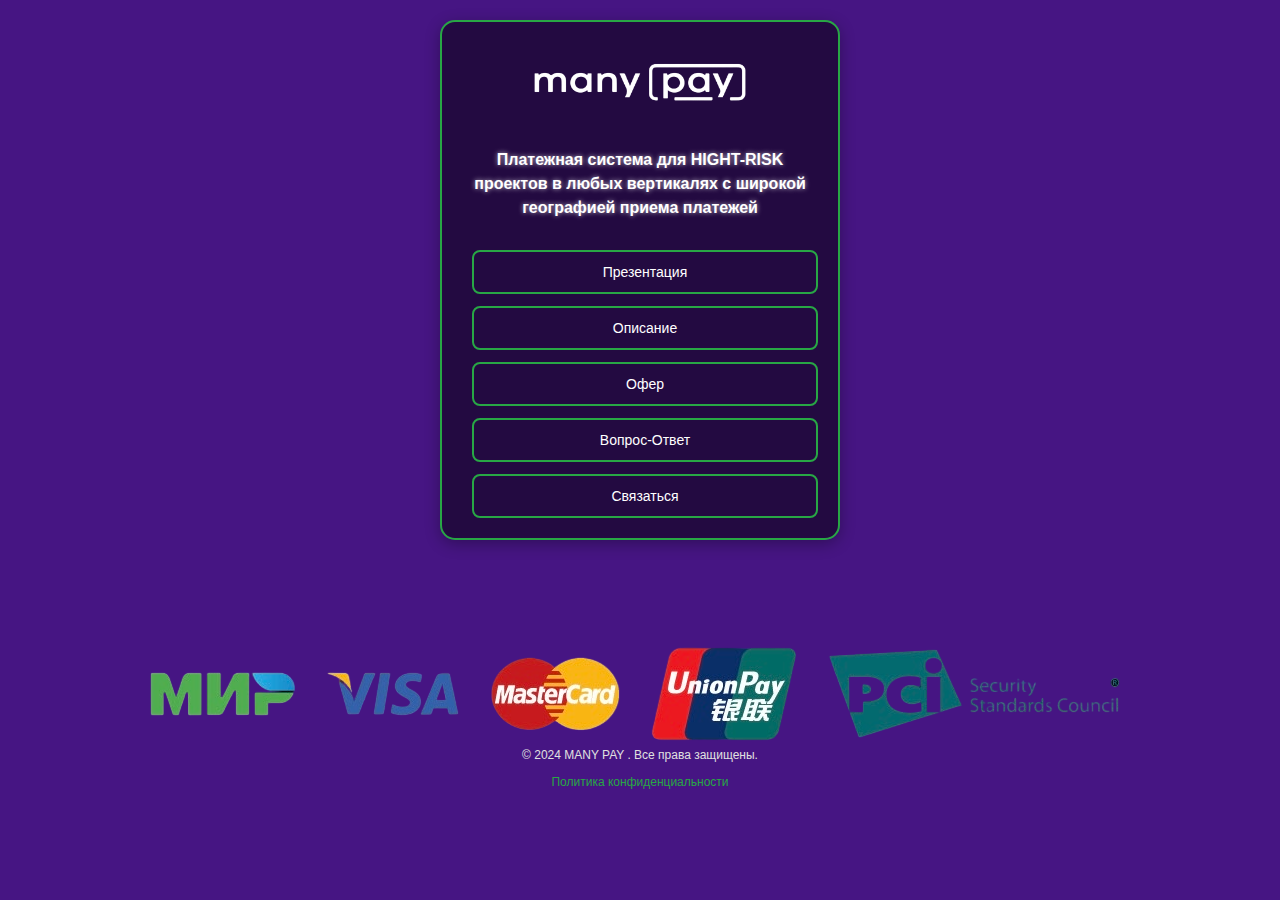
<file: index.html>
<!DOCTYPE html>
<html lang="ru">
<head>
    <meta charset="UTF-8">
    <meta name="viewport" content="width=device-width, initial-scale=1.0">
    <meta http-equiv="X-UA-Compatible" content="ie=edge">
    <title>Мини лендинг</title>
    <link rel="stylesheet" href="styles.css">
</head>
<body>
    <div class="container">
        <header class="fade-in">
            <img src="img/logo (2).png" alt="Логотип" class="logo">
            <h1>Платежная система для HIGHT-RISK проектов в любых вертикалях с широкой географией приема платежей</h1>
        </header>
        
        <nav>
            <a href="presentation.html" class="btn slide-in">Презентация</a>
            <a href="about.html" class="btn slide-in">Описание</a>
            <a href="offer.html" class="btn slide-in">Офер</a>
            <a href="faq.html" class="btn slide-in">Вопрос-Ответ</a>
            <a href="https://t.me/many_pay" class="btn contact-btn slide-in">Связаться</a>
        </nav>
    </div>

    <footer class="fade-in">
        <img src="img/pay (1).png" alt="" class="pay">
        <p>&copy; 2024 MANY PAY . Все права защищены.</p>
        <a href="https://yourdomain.com/privacy" class="footer-link">Политика конфиденциальности</a>
    </footer>

    <!-- <script src="script.js"></script> -->
</body>
</html>
</file>
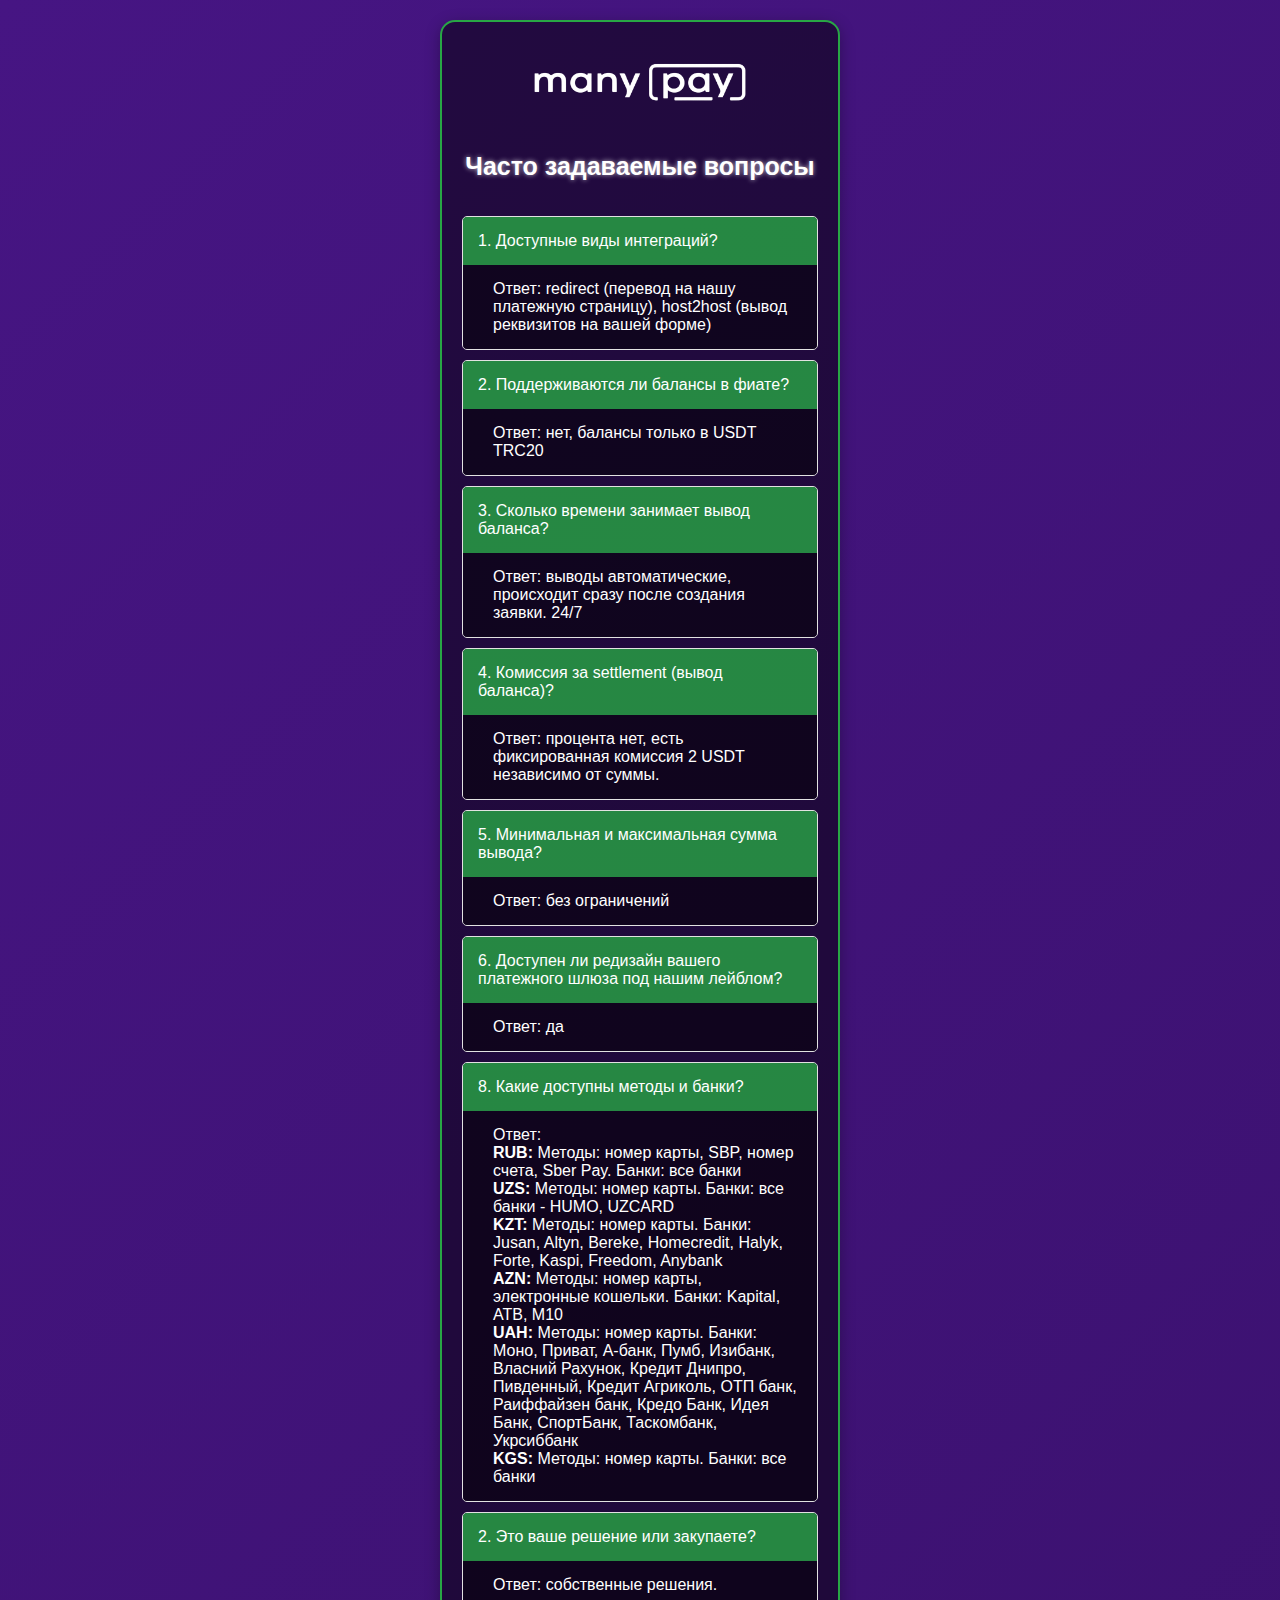
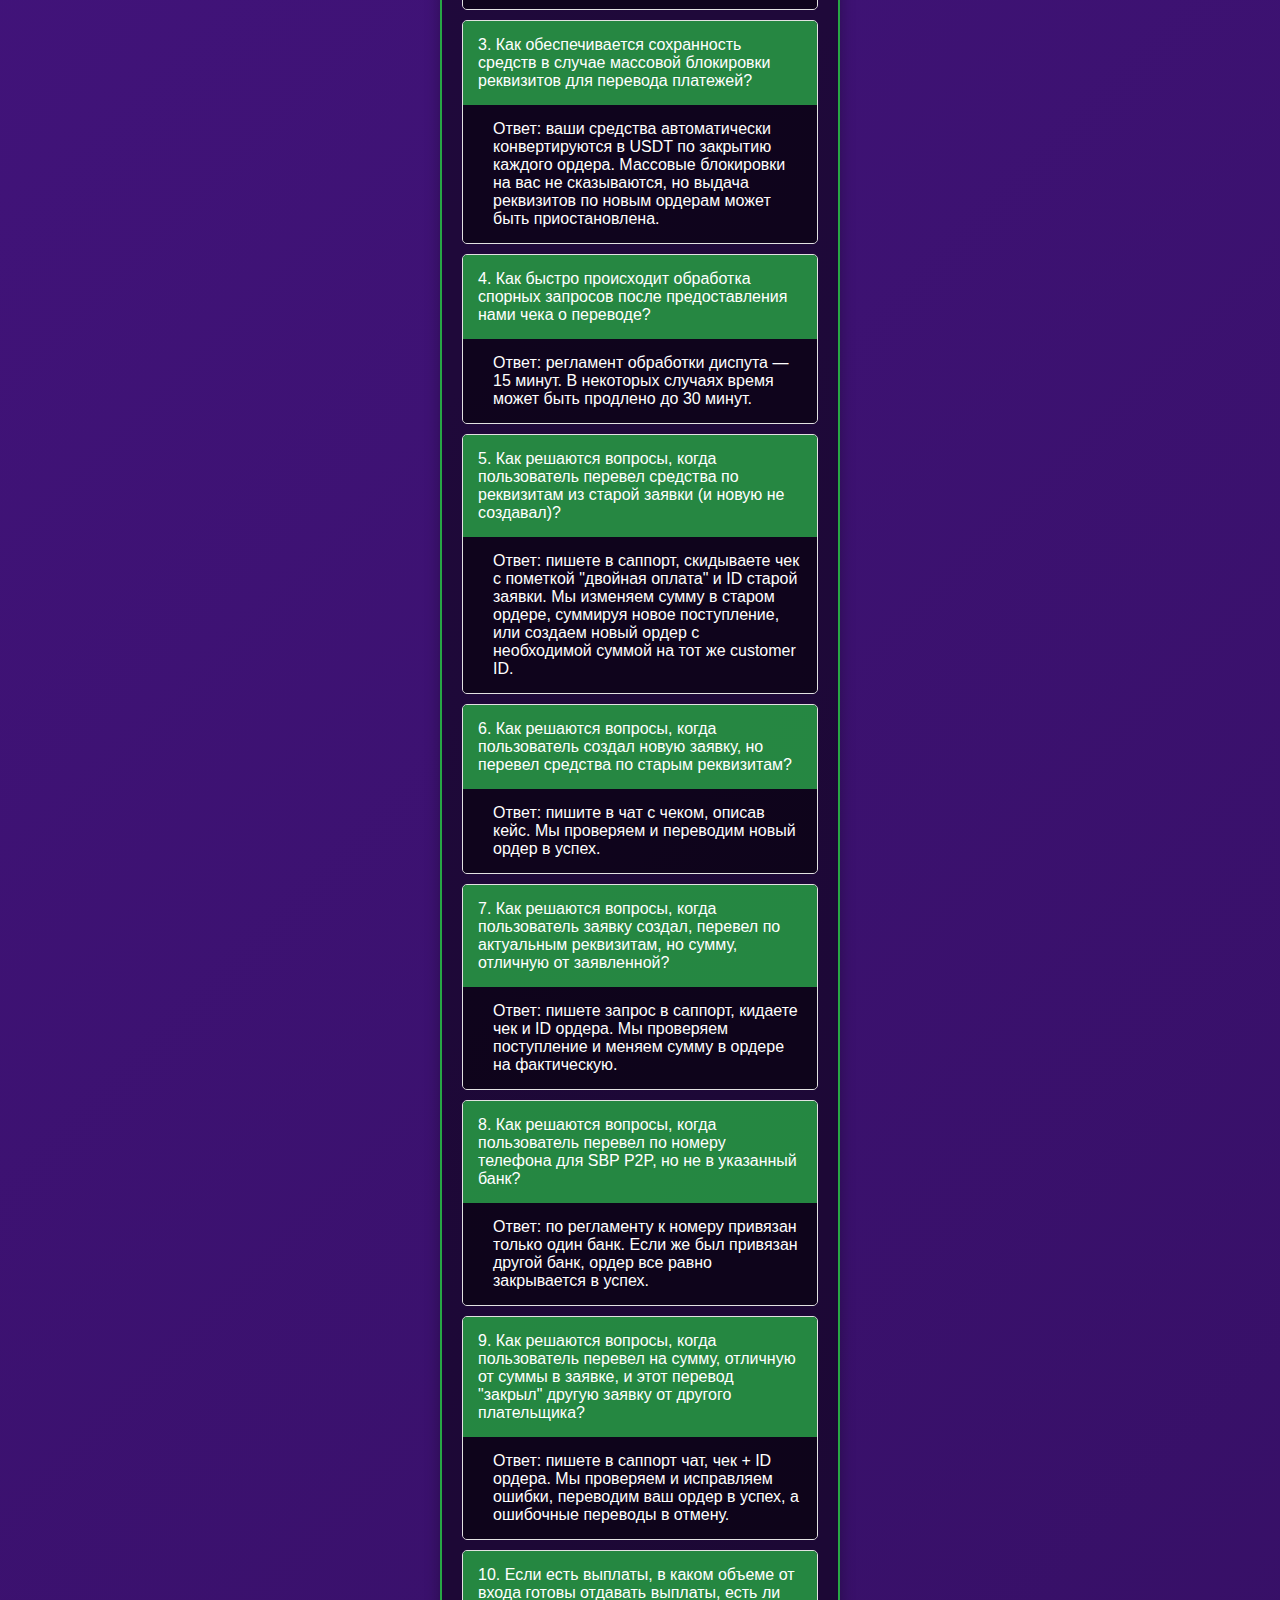
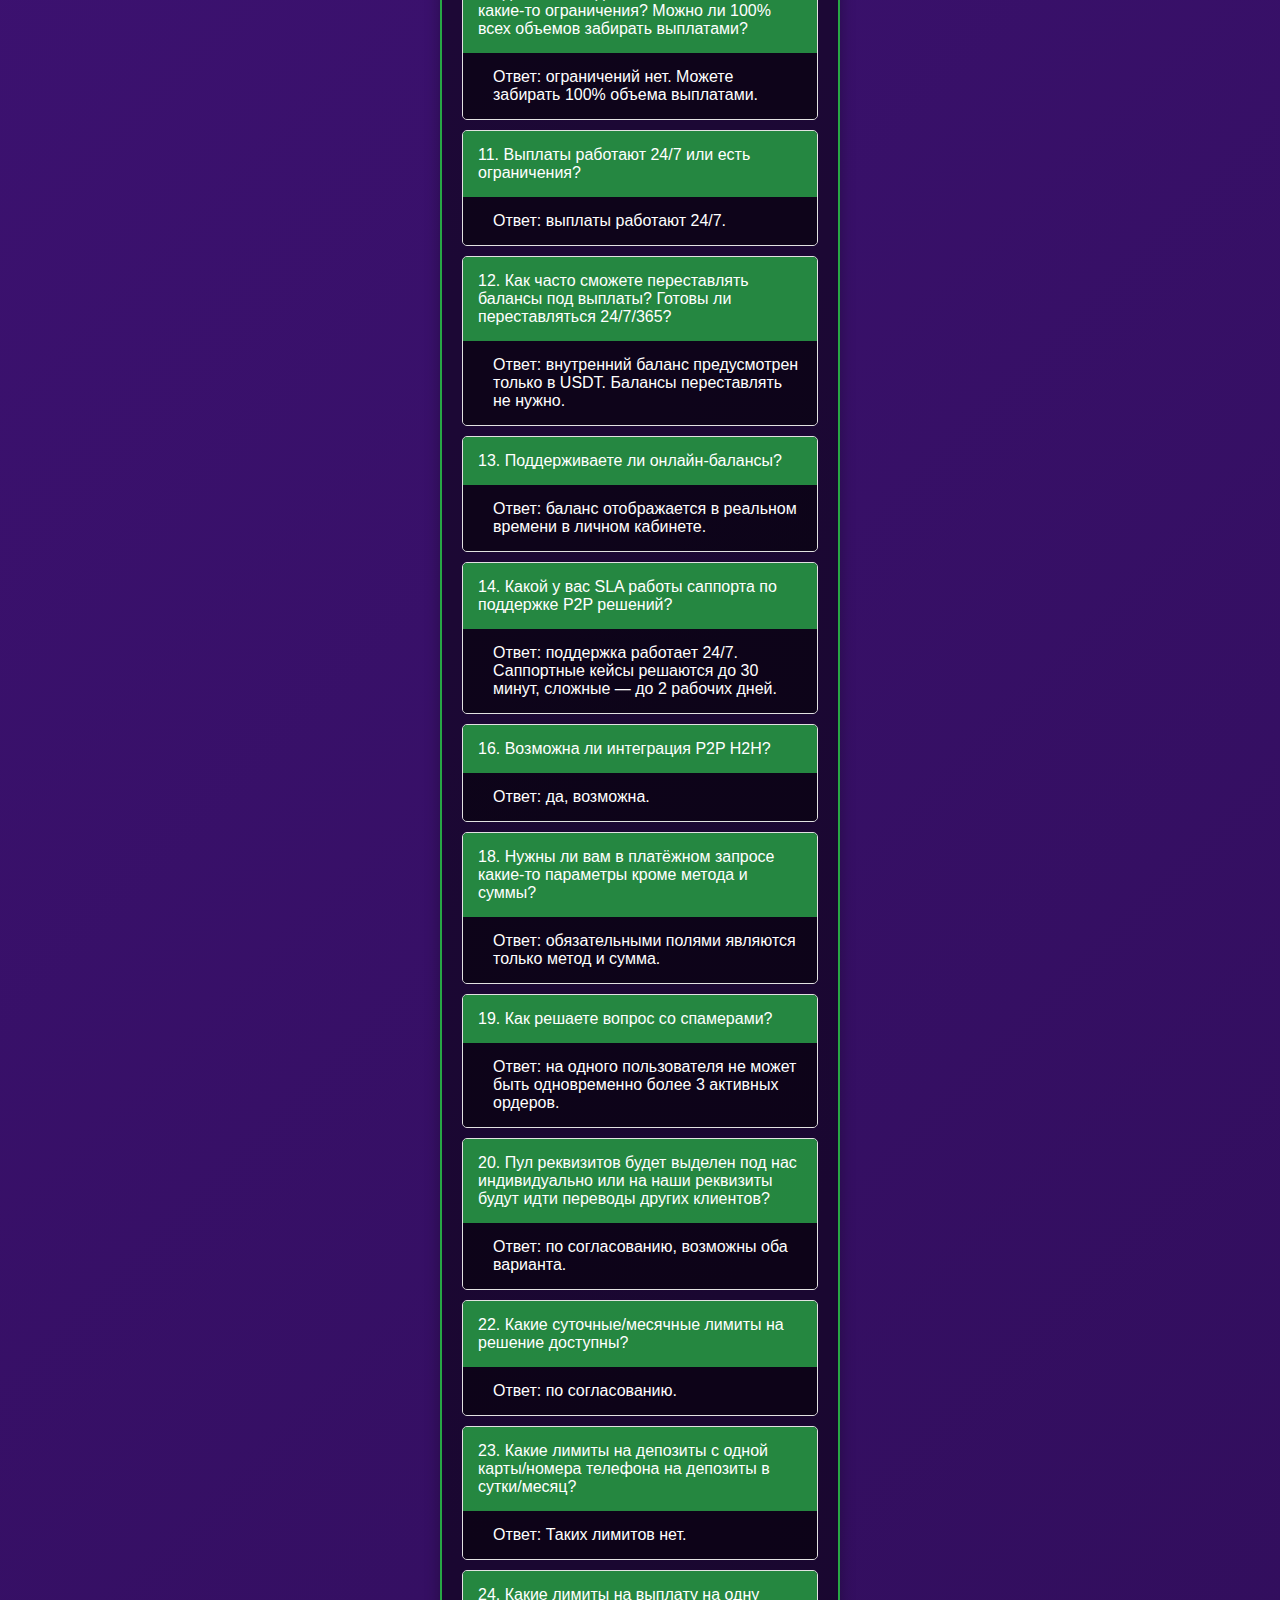
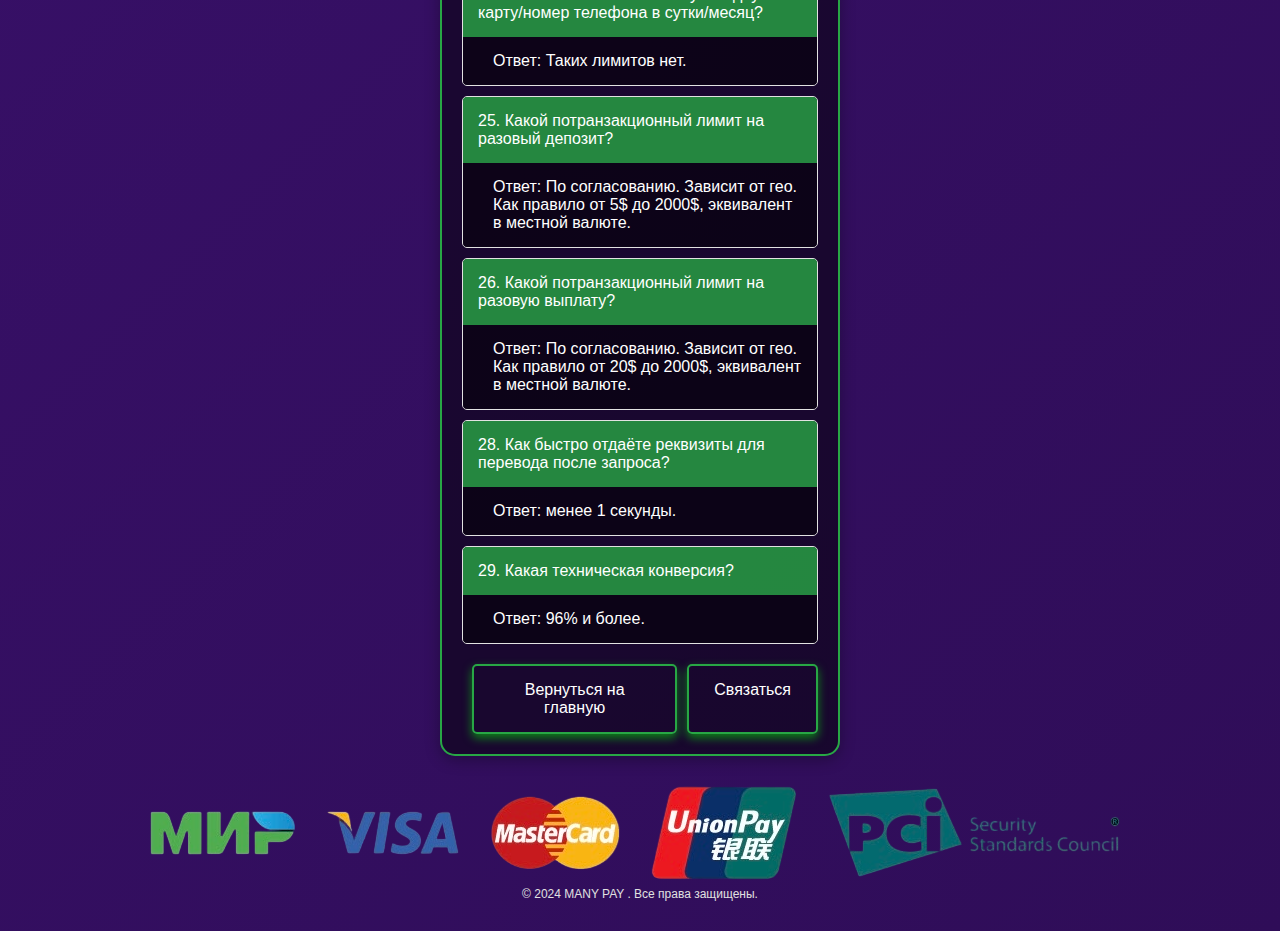
<file: faq.html>
<!DOCTYPE html>
<html lang="ru">
<head>
    <meta charset="UTF-8">
    <meta name="viewport" content="width=device-width, initial-scale=1.0">
    <title>FAQ</title>
    <link rel="stylesheet" href="faq.css">
</head>
<body>
    <div class="container">
        <header>
            <img src="img/logo (2).png" alt="Логотип" class="logo">

        </header>
        <h1 style="font-size: 25px;">Часто задаваемые вопросы</h1>

        <div class="faq-item">
            <div class="faq-question">1. Доступные виды интеграций?</div>
            <div class="faq-answer">Ответ: redirect (перевод на нашу платежную страницу), host2host (вывод реквизитов на вашей форме)</div>
        </div>
        <div class="faq-item">
            <div class="faq-question">2. Поддерживаются ли балансы в фиате?</div>
            <div class="faq-answer">Ответ: нет, балансы только в USDT TRC20</div>
        </div>
        <div class="faq-item">
            <div class="faq-question">3. Сколько времени занимает вывод баланса?</div>
            <div class="faq-answer">Ответ: выводы автоматические, происходит сразу после создания заявки. 24/7</div>
        </div>
        <div class="faq-item">
            <div class="faq-question">4. Комиссия за settlement (вывод баланса)?</div>
            <div class="faq-answer">Ответ: процента нет, есть фиксированная комиссия 2 USDT независимо от суммы.</div>
        </div>
        <div class="faq-item">
            <div class="faq-question">5. Минимальная и максимальная сумма вывода?</div>
            <div class="faq-answer">Ответ: без ограничений</div>
        </div>
        <div class="faq-item">
            <div class="faq-question">6. Доступен ли редизайн вашего платежного шлюза под нашим лейблом?</div>
            <div class="faq-answer">Ответ: да</div>
        </div>
        <div class="faq-item">
            <div class="faq-question">8. Какие доступны методы и банки?</div>
            <div class="faq-answer">Ответ:
                <br><strong>RUB:</strong> Методы: номер карты, SBP, номер счета, Sber Pay. Банки: все банки
                <br><strong>UZS:</strong> Методы: номер карты. Банки: все банки - HUMO, UZCARD
                <br><strong>KZT:</strong> Методы: номер карты. Банки: Jusan, Altyn, Bereke, Homecredit, Halyk, Forte, Kaspi, Freedom, Anybank
                <br><strong>AZN:</strong> Методы: номер карты, электронные кошельки. Банки: Kapital, ATB, M10
                <br><strong>UAH:</strong> Методы: номер карты. Банки: Моно, Приват, А-банк, Пумб, Изибанк, Власний Рахунок, Кредит Днипро, Пивденный, Кредит Агриколь, ОТП банк, Раиффайзен банк, Кредо Банк, Идея Банк, СпортБанк, Таскомбанк, Укрсиббанк
                <br><strong>KGS:</strong> Методы: номер карты. Банки: все банки
            </div>
        </div>
        <div class="faq-item">
            <div class="faq-question">2. Это ваше решение или закупаете?</div>
            <div class="faq-answer">Ответ: собственные решения.</div>
        </div>
        <div class="faq-item">
            <div class="faq-question">3. Как обеспечивается сохранность средств в случае массовой блокировки реквизитов для перевода платежей?</div>
            <div class="faq-answer">Ответ: ваши средства автоматически конвертируются в USDT по закрытию каждого ордера. Массовые блокировки на вас не сказываются, но выдача реквизитов по новым ордерам может быть приостановлена.</div>
        </div>
        <div class="faq-item">
            <div class="faq-question">4. Как быстро происходит обработка спорных запросов после предоставления нами чека о переводе?</div>
            <div class="faq-answer">Ответ: регламент обработки диспута — 15 минут. В некоторых случаях время может быть продлено до 30 минут.</div>
        </div>
        <div class="faq-item">
            <div class="faq-question">5. Как решаются вопросы, когда пользователь перевел средства по реквизитам из старой заявки (и новую не создавал)?</div>
            <div class="faq-answer">Ответ: пишете в саппорт, скидываете чек с пометкой "двойная оплата" и ID старой заявки. Мы изменяем сумму в старом ордере, суммируя новое поступление, или создаем новый ордер с необходимой суммой на тот же customer ID.</div>
        </div>
        <div class="faq-item">
            <div class="faq-question">6. Как решаются вопросы, когда пользователь создал новую заявку, но перевел средства по старым реквизитам?</div>
            <div class="faq-answer">Ответ: пишите в чат с чеком, описав кейс. Мы проверяем и переводим новый ордер в успех.</div>
        </div>
        <div class="faq-item">
            <div class="faq-question">7. Как решаются вопросы, когда пользователь заявку создал, перевел по актуальным реквизитам, но сумму, отличную от заявленной?</div>
            <div class="faq-answer">Ответ: пишете запрос в саппорт, кидаете чек и ID ордера. Мы проверяем поступление и меняем сумму в ордере на фактическую.</div>
        </div>
        <div class="faq-item">
            <div class="faq-question">8. Как решаются вопросы, когда пользователь перевел по номеру телефона для SBP P2P, но не в указанный банк?</div>
            <div class="faq-answer">Ответ: по регламенту к номеру привязан только один банк. Если же был привязан другой банк, ордер все равно закрывается в успех.</div>
        </div>
        <div class="faq-item">
            <div class="faq-question">9. Как решаются вопросы, когда пользователь перевел на сумму, отличную от суммы в заявке, и этот перевод "закрыл" другую заявку от другого плательщика?</div>
            <div class="faq-answer">Ответ: пишете в саппорт чат, чек + ID ордера. Мы проверяем и исправляем ошибки, переводим ваш ордер в успех, а ошибочные переводы в отмену.</div>
        </div>
        <div class="faq-item">
            <div class="faq-question">10. Если есть выплаты, в каком объеме от входа готовы отдавать выплаты, есть ли какие-то ограничения? Можно ли 100% всех объемов забирать выплатами?</div>
            <div class="faq-answer">Ответ: ограничений нет. Можете забирать 100% объема выплатами.</div>
        </div>
        <div class="faq-item">
            <div class="faq-question">11. Выплаты работают 24/7 или есть ограничения?</div>
            <div class="faq-answer">Ответ: выплаты работают 24/7.</div>
        </div>
        <div class="faq-item">
            <div class="faq-question">12. Как часто сможете переставлять балансы под выплаты? Готовы ли переставляться 24/7/365?</div>
            <div class="faq-answer">Ответ: внутренний баланс предусмотрен только в USDT. Балансы переставлять не нужно.</div>
        </div>
        <div class="faq-item">
            <div class="faq-question">13. Поддерживаете ли онлайн-балансы?</div>
            <div class="faq-answer">Ответ: баланс отображается в реальном времени в личном кабинете.</div>
        </div>
        <div class="faq-item">
            <div class="faq-question">14. Какой у вас SLA работы саппорта по поддержке P2P решений?</div>
            <div class="faq-answer">Ответ: поддержка работает 24/7. Саппортные кейсы решаются до 30 минут, сложные — до 2 рабочих дней.</div>
        </div>
        <div class="faq-item">
            <div class="faq-question">16. Возможна ли интеграция P2P H2H?</div>
            <div class="faq-answer">Ответ: да, возможна.</div>
        </div>
        <div class="faq-item">
            <div class="faq-question">18. Нужны ли вам в платёжном запросе какие-то параметры кроме метода и суммы?</div>
            <div class="faq-answer">Ответ: обязательными полями являются только метод и сумма.</div>
        </div>
        <div class="faq-item">
            <div class="faq-question">19. Как решаете вопрос со спамерами?</div>
            <div class="faq-answer">Ответ: на одного пользователя не может быть одновременно более 3 активных ордеров.</div>
        </div>
        <div class="faq-item">
            <div class="faq-question">20. Пул реквизитов будет выделен под нас индивидуально или на наши реквизиты будут идти переводы других клиентов?</div>
            <div class="faq-answer">Ответ: по согласованию, возможны оба варианта.</div>
        </div>
        <div class="faq-item">
            <div class="faq-question">22. Какие суточные/месячные лимиты на решение доступны?</div>
            <div class="faq-answer">Ответ: по согласованию.</div>
        </div>
        <div class="faq-item">
            <div class="faq-question">23. Какие лимиты на депозиты с одной карты/номера телефона на депозиты в сутки/месяц?</div>
            <div class="faq-answer">Ответ: Таких лимитов нет.</div>
        </div>
        <div class="faq-item">
            <div class="faq-question">24. Какие лимиты на выплату на одну карту/номер телефона в сутки/месяц?</div>
            <div class="faq-answer">Ответ: Таких лимитов нет.</div>
        </div>
        <div class="faq-item">
            <div class="faq-question">25. Какой потранзакционный лимит на разовый депозит?</div>
            <div class="faq-answer">Ответ: По согласованию. Зависит от гео. Как правило от 5$ до 2000$, эквивалент в местной валюте.</div>
        </div>
        <div class="faq-item">
            <div class="faq-question">26. Какой потранзакционный лимит на разовую выплату?</div>
            <div class="faq-answer">Ответ: По согласованию. Зависит от гео. Как правило от 20$ до 2000$, эквивалент в местной валюте.</div>
        </div>
        <div class="faq-item">
            <div class="faq-question">28. Как быстро отдаёте реквизиты для перевода после запроса?</div>
            <div class="faq-answer">Ответ: менее 1 секунды.</div>
        </div>
        <div class="faq-item">
            <div class="faq-question">29. Какая техническая конверсия?</div>
            <div class="faq-answer">Ответ: 96% и более.</div>
        </div>
        
        <div class="buttons">
            <a href="index.html" class="btn glow">Вернуться на главную</a>
            <a href="https://t.me/many_pay" class="btn glow">Связаться</a>
        </div>
    </div>
    <footer class="fade-in">
        <img src="img/pay (1).png" alt="" class="pay spin">
        <p>&copy; 2024 MANY PAY . Все права защищены.</p>
   
    </footer>

    <!-- <script >
        document.querySelectorAll('.faq-question').forEach(question => {
    question.addEventListener('click', () => {
        const answer = question.nextElementSibling;
        answer.style.display = answer.style.display === 'block' ? 'none' : 'block';
    });
});
    </script> -->
</body>
</html>
</file>
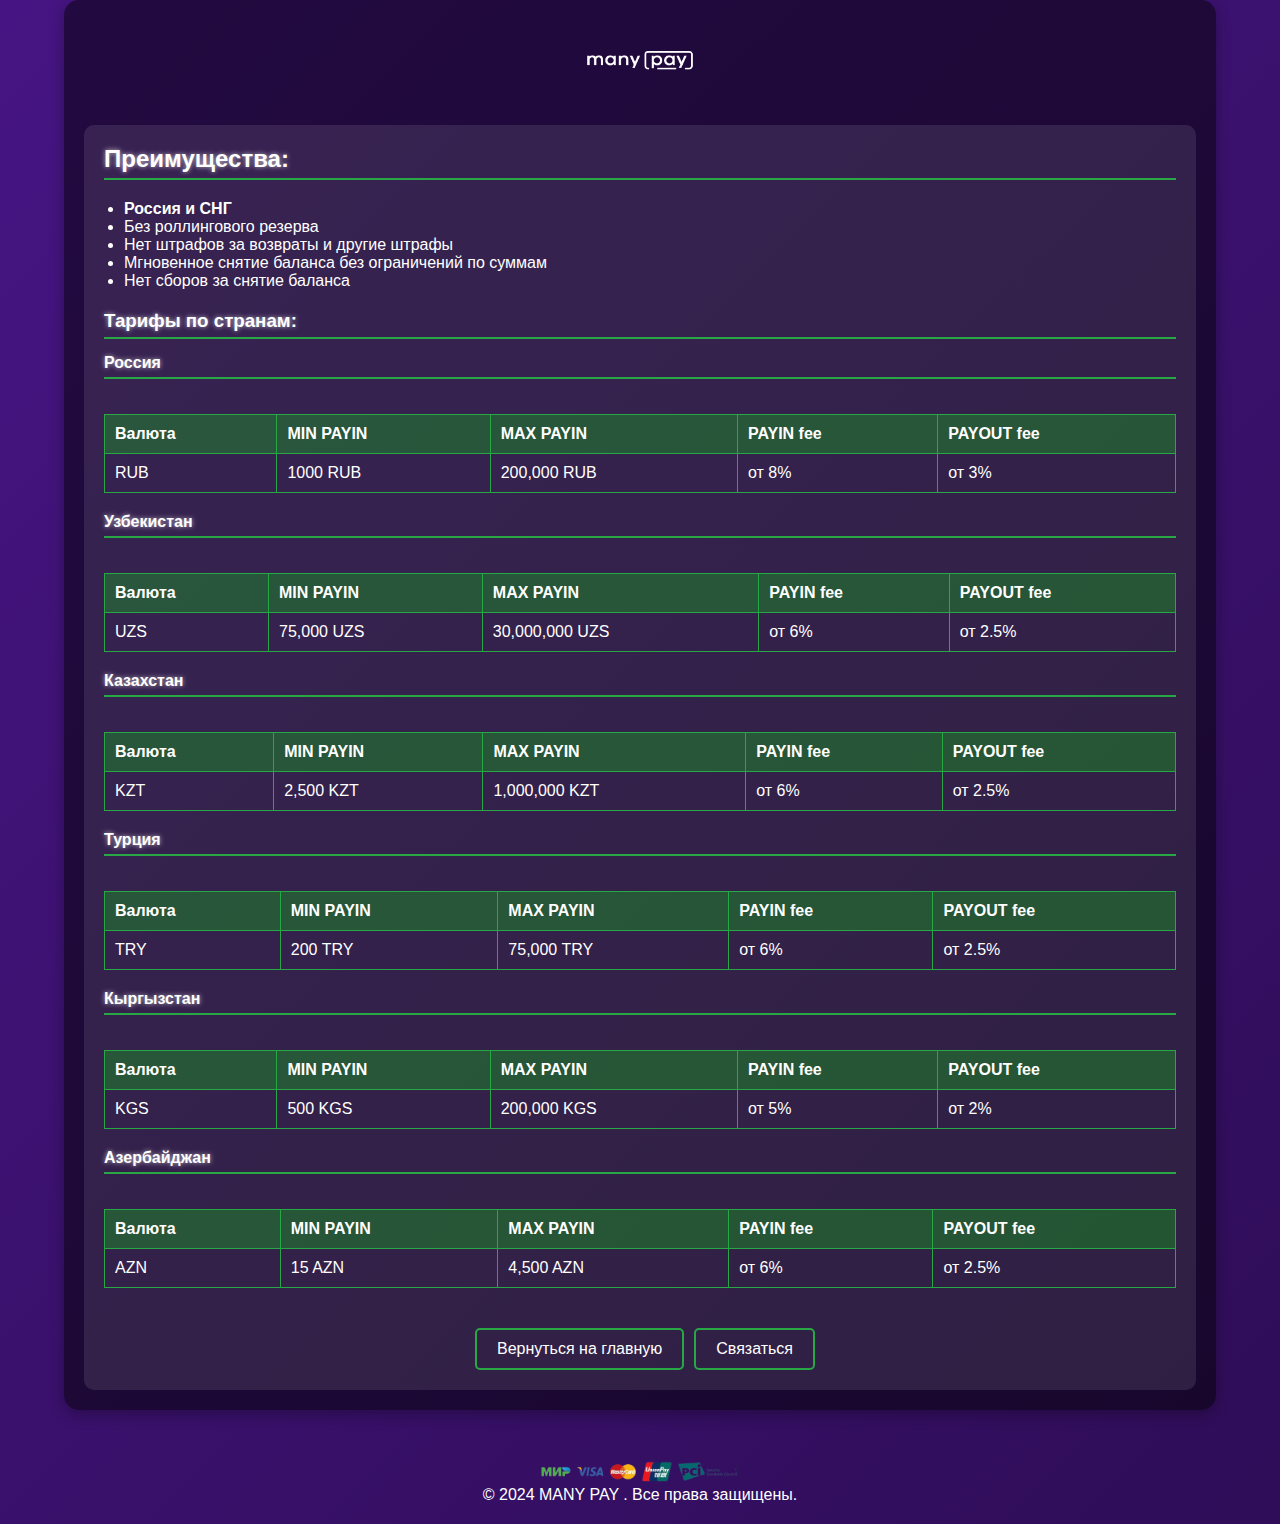
<file: offer.html>
<!DOCTYPE html>
<html lang="ru">
<head>
    <meta charset="UTF-8">
    <meta name="viewport" content="width=device-width, initial-scale=1.0">
    <meta http-equiv="X-UA-Compatible" content="ie=edge">
    <title>Оффер</title>
    <style>
        * {
            margin: 0;
            padding: 0;
            box-sizing: border-box;
        }

        body {
            font-family: 'Arial', sans-serif;
            background: linear-gradient(135deg, #461583, #2f0d58);
            color: white;
            display: flex;
            justify-content: center;
            align-items: center;
            flex-direction: column;
            min-height: 100vh;
            overflow-x: hidden;
            animation: fadeInBackground 1.5s ease-in-out;
        }

        @keyframes fadeInBackground {
            0% { opacity: 0; }
            100% { opacity: 1; }
        }

        .container {
            max-width: 1200px;
            width: 90%;
            padding: 20px;
            background-color: rgba(0, 0, 0, 0.5);
            border-radius: 15px;
            box-shadow: 0 4px 15px rgba(0, 0, 0, 0.3);
            animation: fadeInContainer 1.5s ease-in-out;
        }

        @keyframes fadeInContainer {
            0% { transform: translateY(-20px); opacity: 0; }
            100% { transform: translateY(0); opacity: 1; }
        }

        header {
            text-align: center;
            padding: 20px 0;
        }

        .logo {
            max-width: 150px;
            margin-bottom: 20px;
        }

        h1 {
            font-size: 24px;
            text-shadow: 0 0 5px rgba(255, 255, 255, 0.7);
        }

        main {
            padding: 20px;
            background-color: rgba(255, 255, 255, 0.1);
            border-radius: 10px;
        }

        h2, h3, h4 {
            border-bottom: 2px solid #28a745;
            padding-bottom: 5px;
            margin-bottom: 15px;
            text-shadow: 0 0 5px rgba(255, 255, 255, 0.7);
        }

        ul, table {
            margin: 20px 0;
            padding: 0 20px;
        }

        ul {
            list-style-type: disc;
        }

        table {
            width: 100%;
            border-collapse: collapse;
        }

        th, td {
            padding: 10px;
            text-align: left;
            border: 1px solid #28a745;
        }

        th {
            background-color:  rgba(0, 255, 0, 0.241);
        }

        .table-container {
            overflow-x: auto;
        }

        .btn {
            margin-left: 10px;
            padding: 10px 20px;
            border: 2px solid #28a745;
            background-color: transparent;
            color: white;
            text-decoration: none;
            border-radius: 5px;
            transition: background-color 0.3s, color 0.3s;
            display: inline-block;
            margin-top: 20px;
            animation: slideIn 1s ease-in-out forwards;
        }

        @keyframes slideIn {
            0% { transform: translateX(-100%); opacity: 0; }
            100% { transform: translateX(0); opacity: 1; }
        }

        .btn:hover {
            background-color: #28a745;
            color: white;
            box-shadow: 0 4px 10px rgba(0, 255, 0, 0.5);
        }

        footer {
            text-align: center;
            padding: 20px 0;
            margin-top: 30px;
            animation: fadeInFooter 1.5s ease-in-out;
        }

        @keyframes fadeInFooter {
            0% { opacity: 0; }
            100% { opacity: 1; }
        }

        .pay {
            max-width: 200px;
        }

        .footer-link {
            color: #28a745;
            text-decoration: none;
        }

        .footer-link:hover {
            text-decoration: underline;
        }
        @media (max-width: 768px) {
    .table-container {
        overflow-x: auto; 
        display: block;
        width: 100%;      

        table-layout: fixed; 
        width: 100%;         
        word-wrap: break-word; 
    }
    
    th, td {
        word-wrap: break-word; 
        font-size: 12px;       
    }
}


        @media (max-width: 600px) {
            .container {
                width: 95%; 
                padding: 15px; 
            }
        }

        @media (max-width: 400px) {
            .logo {
                width: 100%; 
                max-width: none; 
            }
            h1 {
                font-size: 12px; 
            }
        }
        .buttons{
    display: flex;
    justify-content: center;

}.logo {
    width: 300px;
    margin-bottom: 20px;
}
@media (max-width: 600px) {
    .container {
        width: 95%; 
        padding: 15px; 
    }

    .logo {
        width: 80%; 
        max-width: 250px; 
    }

    h1 {
        font-size: 14px; 
    }

    .btn {
        font-size: 12px;
        padding: 10px 10px; 
    }

    footer p,
    .footer-link {
        font-size: 10px; 
    }
    .pay {
        width: 80vw;
    }
}
    </style>
</head>
<body>
    <div class="container">
        <header>
            <img src="img/logo (2).png" alt="Логотип" class="logo">
        </header>

        <main>
            <h2>Преимущества:</h2>
            <ul>
                <li><strong>Россия и СНГ</strong></li>
                <li>Без роллингового резерва</li>
                <li>Нет штрафов за возвраты и другие штрафы</li>
                <li>Мгновенное снятие баланса без ограничений по суммам</li>
                <li>Нет сборов за снятие баланса</li>
            </ul>

            <h3>Тарифы по странам:</h3>

            <h4>Россия</h4>
            <div class="table-container">
                <table>
                    <tr>
                        <th>Валюта</th>
                        <th>MIN PAYIN</th>
                        <th>MAX PAYIN</th>
                        <th>PAYIN fee</th>
                        <th>PAYOUT fee</th>
                    </tr>
                    <tr>
                        <td>RUB</td>
                        <td>1000 RUB</td>
                        <td>200,000 RUB</td>
                        <td>от 8%</td>
                        <td>от 3%</td>
                    </tr>

                </table>
            </div>

            <h4>Узбекистан</h4>
            <div class="table-container">
                <table>
                    <tr>
                        <th>Валюта</th>
                        <th>MIN PAYIN</th>
                        <th>MAX PAYIN</th>
                        <th>PAYIN fee</th>
                        <th>PAYOUT fee</th>
                    </tr>
                    <tr>
                        <td>UZS</td>
                        <td>75,000 UZS</td>
                        <td>30,000,000 UZS</td>
                        <td>от 6%</td>
                        <td>от 2.5%</td>
                    </tr>

                </table>
            </div>
            <h4>Казахстан</h4>
            <div class="table-container">
                <table>
                    <tr>
                        <th>Валюта</th>
                        <th>MIN PAYIN</th>
                        <th>MAX PAYIN</th>
                        <th>PAYIN fee</th>
                        <th>PAYOUT fee</th>
                    </tr>
                    <tr>
                        <td>KZT</td>
                        <td>2,500 KZT</td>
                        <td>1,000,000 KZT</td>
                        <td>от 6%</td>
                        <td>от 2.5%</td>
                    </tr>
                </table>
            </div>
            
            <h4>Турция</h4>
            <div class="table-container">
                <table>
                    <tr>
                        <th>Валюта</th>
                        <th>MIN PAYIN</th>
                        <th>MAX PAYIN</th>
                        <th>PAYIN fee</th>
                        <th>PAYOUT fee</th>
                    </tr>
                    <tr>
                        <td>TRY</td>
                        <td>200 TRY</td>
                        <td>75,000 TRY</td>
                        <td>от 6%</td>
                        <td>от 2.5%</td>
                    </tr>
                </table>
            </div>
            
            <h4>Кыргызстан</h4>
            <div class="table-container">
                <table>
                    <tr>
                        <th>Валюта</th>
                        <th>MIN PAYIN</th>
                        <th>MAX PAYIN</th>
                        <th>PAYIN fee</th>
                        <th>PAYOUT fee</th>
                    </tr>
                    <tr>
                        <td>KGS</td>
                        <td>500 KGS</td>
                        <td>200,000 KGS</td>
                        <td>от 5%</td>
                        <td>от 2%</td>
                    </tr>
                </table>
            </div>
            
            <h4>Азербайджан</h4>
            <div class="table-container">
                <table>
                    <tr>
                        <th>Валюта</th>
                        <th>MIN PAYIN</th>
                        <th>MAX PAYIN</th>
                        <th>PAYIN fee</th>
                        <th>PAYOUT fee</th>
                    </tr>
                    <tr>
                        <td>AZN</td>
                        <td>15 AZN</td>
                        <td>4,500 AZN</td>
                        <td>от 6%</td>
                        <td>от 2.5%</td>
                    </tr>
                </table>
            </div>
            
            <div class="buttons">
                <a href="index.html" class="btn glow">Вернуться на главную</a>
                <a href="https://t.me/many_pay" class="btn glow">Связаться</a>
            </div>
        </main>
    </div>

    <footer>
        <img src="img/pay (1).png" alt="Платежные системы" class="pay">
        <p>&copy; 2024 MANY PAY . Все права защищены.</p>
   
    </footer>
</body>
</html>
</file>
<file: styles.css>
* {
    margin: 0;
    padding: 0;
    box-sizing: border-box;
}

body {
    font-family: 'Arial', sans-serif;
    background: #461583;

    display: flex;
    justify-content: center;
    align-items: center;
    flex-direction: column; 
    min-height: 90vh;
    color: white;
    overflow-x: hidden;
    animation: fadeInBackground 1.5s ease-in-out;
}

@keyframes fadeInBackground {
    0% { opacity: 0; }
    100% { opacity: 1; }
}

.container {
    width: 90%;
    max-width: 400px;
    text-align: center;
    padding: 20px;
    background-color: rgba(0, 0, 0, 0.5);
    border-radius: 15px;
    box-shadow: 0 4px 15px rgba(0, 0, 0, 0.3);
    margin-top: 20px;
    animation: fadeInContainer 1.5s ease-in-out;
    border: 2px solid #28a745; /* Киберстиль границы */
    position: relative;

}

@keyframes fadeInContainer {
    0% { transform: translateY(-20px); opacity: 0; }
    100% { transform: translateY(0); opacity: 1; }
}

.logo {
    width: 300px;
    margin-bottom: 20px;
}

h1 {
    font-size: 16px;
    margin-bottom: 30px;
    line-height: 1.5;
    text-shadow: 0 0 5px rgba(255, 255, 255, 0.7); /* Эффект киберсвета */
}

nav {
    display: flex;
    flex-direction: column;
    gap: 12px;
}

.btn {
    margin-left: 10px;
    background-color: transparent;
    color: white;
    text-decoration: none;
    padding: 12px 0;
    border-radius: 8px;
    font-size: 14px;
    transition: background-color 0.3s ease, color 0.3s ease;
    border: 2px solid #28a745; 
    animation: slideIn 1s ease-in-out forwards;
}

@keyframes slideIn {
    0% { transform: translateX(-100%); opacity: 0; }
    100% { transform: translateX(0); opacity: 1; }
}

.btn:hover {
    background-color: #28a745;
    color: white;
    box-shadow: 0 0 10px rgba(40, 167, 69, 0.5); /* Киберсвет при наведении */
}

.contact-btn {
    background-color: transparent;
    border: 2px solid #28a745;
}

.contact-btn:hover {
    background-color: #28a745;
    color: white;
    box-shadow: 0 0 10px rgba(40, 167, 69, 0.5);
}

footer {
    margin-top: auto; 
    text-align: center;
    padding: 20px 0;
    width: 100%;
    animation: fadeInFooter 1.5s ease-in-out;
}

@keyframes fadeInFooter {
    0% { opacity: 0; }
    100% { opacity: 1; }
}

footer p {
    font-size: 12px;
    color: #e0e0e0;
    margin-bottom: 10px;
}

.footer-link {
    font-size: 12px;
    color: #28a745;
    text-decoration: none;
}

.footer-link:hover {
    text-decoration: underline;
}

@media (max-width: 600px) {
    .container {
        width: 95%; 
        padding: 15px; 
    }

    .logo {
        width: 80%; 
        max-width: 250px; 
    }

    h1 {
        font-size: 14px; 
    }

    .btn {
        font-size: 12px;
        padding: 10px 0; 
    }

    footer p,
    .footer-link {
        font-size: 10px; 
    }
    .pay {
        width: 80vw;
    }
}

@media (max-width: 400px) {
    .logo {
        width: 100%; 
        max-width: none; 
    }

    h1 {
        font-size: 12px; 
    }
}


.buttons{
    display: flex;
    justify-content: center;

}
</file>
<file: faq.css>
* {
    margin: 0;
    padding: 0;
    box-sizing: border-box;
}

body {
    font-family: 'Arial', sans-serif;
    background: linear-gradient(135deg, #461583, #2f0d58);
    display: flex;
    justify-content: center;
    align-items: center;
    flex-direction: column; 
    min-height: 100vh;
    color: white;
    overflow-x: hidden;
    animation: fadeInBackground 1.5s ease-in-out;
}

@keyframes fadeInBackground {
    0% { opacity: 0; }
    100% { opacity: 1; }
}

.container {
    width: 90%;
    max-width: 400px;
    text-align: center;
    padding: 20px;
    background-color: rgba(0, 0, 0, 0.5);
    border-radius: 15px;
    box-shadow: 0 4px 15px rgba(0, 0, 0, 0.3);
    margin-top: 20px;
    animation: fadeInContainer 1.5s ease-in-out;
    border: 2px solid #28a745; /* Киберстиль границы */
    position: relative;
}

@keyframes fadeInContainer {
    0% { transform: translateY(-20px); opacity: 0; }
    100% { transform: translateY(0); opacity: 1; }
}

.logo {
    width: 300px;
    margin-bottom: 20px;
}

h1 {
    font-size: 16px;
    margin-bottom: 30px;
    line-height: 1.5;
    text-shadow: 0 0 5px rgba(255, 255, 255, 0.7); /* Эффект киберсвета */
}

.faq-item {
    border: 1px solid #e2e2e2;
    margin-bottom: 10px;
    border-radius: 5px;
    overflow: hidden;
}
.logo {
    width: 300px;
    margin-bottom: 20px;
}
.faq-question {
    text-align: left !important;
    background: rgba(40, 167, 69, 0.8);
    padding: 15px;
    cursor: pointer;
    transition: background 0.3s;
}

.faq-question:hover {
    background: rgba(40, 167, 69, 1);
}

.faq-answer {
    text-align: left;
    padding: 15px;
    padding-left: 30px;
    display: block;
    background: rgba(0, 0, 0, 0.5);
}

footer {
    margin-top: auto; 
    text-align: center;
    padding: 20px 0;
    width: 100%;
    animation: fadeInFooter 1.5s ease-in-out;
}

@keyframes fadeInFooter {
    0% { opacity: 0; }
    100% { opacity: 1; }
}

footer p {
    font-size: 12px;
    color: #e0e0e0;
    margin-bottom: 10px;
}

.footer-link {
    font-size: 12px;
    color: #28a745;
    text-decoration: none;
}

.footer-link:hover {
    text-decoration: underline;
}

@media (max-width: 600px) {
    .container {
        width: 95%; 
        padding: 15px; 
    }

    .logo {
        width: 80%; 
        max-width: 250px; 
    }

    h1 {
        font-size: 14px; 
    }

    footer p,
    .footer-link {
        font-size: 10px; 
    }
}

@media (max-width: 400px) {
    .logo {
        width: 100%; 
        max-width: none; 
    }

    h1 {
        font-size: 12px; 
    }
}.btn {
    margin-left: 10px;
    margin-top: 10px;

    padding: 15px 25px;
    border: 2px solid #28a745;
    background-color: transparent;
    color: white;
    text-decoration: none;
    border-radius: 5px;
    transition: background-color 0.3s, color 0.3s;
    box-shadow: 0 4px 10px rgba(0, 255, 0, 0.5);
    animation: glow 2s ease-in-out infinite alternate;
}

.btn:hover {
    background-color: #28a745;
    color: white;
}
.buttons{
    margin-top: 10px;
    display: flex;

    justify-content: center;


}
footer p {
    font-size: 12px;
    color: #e0e0e0;
    margin-bottom: 10px;
}

.footer-link {
    font-size: 12px;
    color: #28a745;
    text-decoration: none;
}

.footer-link:hover {
    text-decoration: underline;
}

@media (max-width: 600px) {
    .container {
        width: 95%; 
        padding: 15px; 
    }

    .logo {
        width: 80%; 
        max-width: 250px; 
    }

    h1 {
        font-size: 14px; 
    }

    .btn {
        font-size: 12px;
        padding: 10px 20px; 
    }

    footer p,
    .footer-link {
        font-size: 10px; 
    }
    .pay {
        width: 80vw;
    }
}

@media (max-width: 400px) {
    .logo {
        width: 100%; 
        max-width: none; 
    }

    h1 {
        font-size: 12px; 
    }
}


.buttons{
    display: flex;
    justify-content: center;

}
</file>
